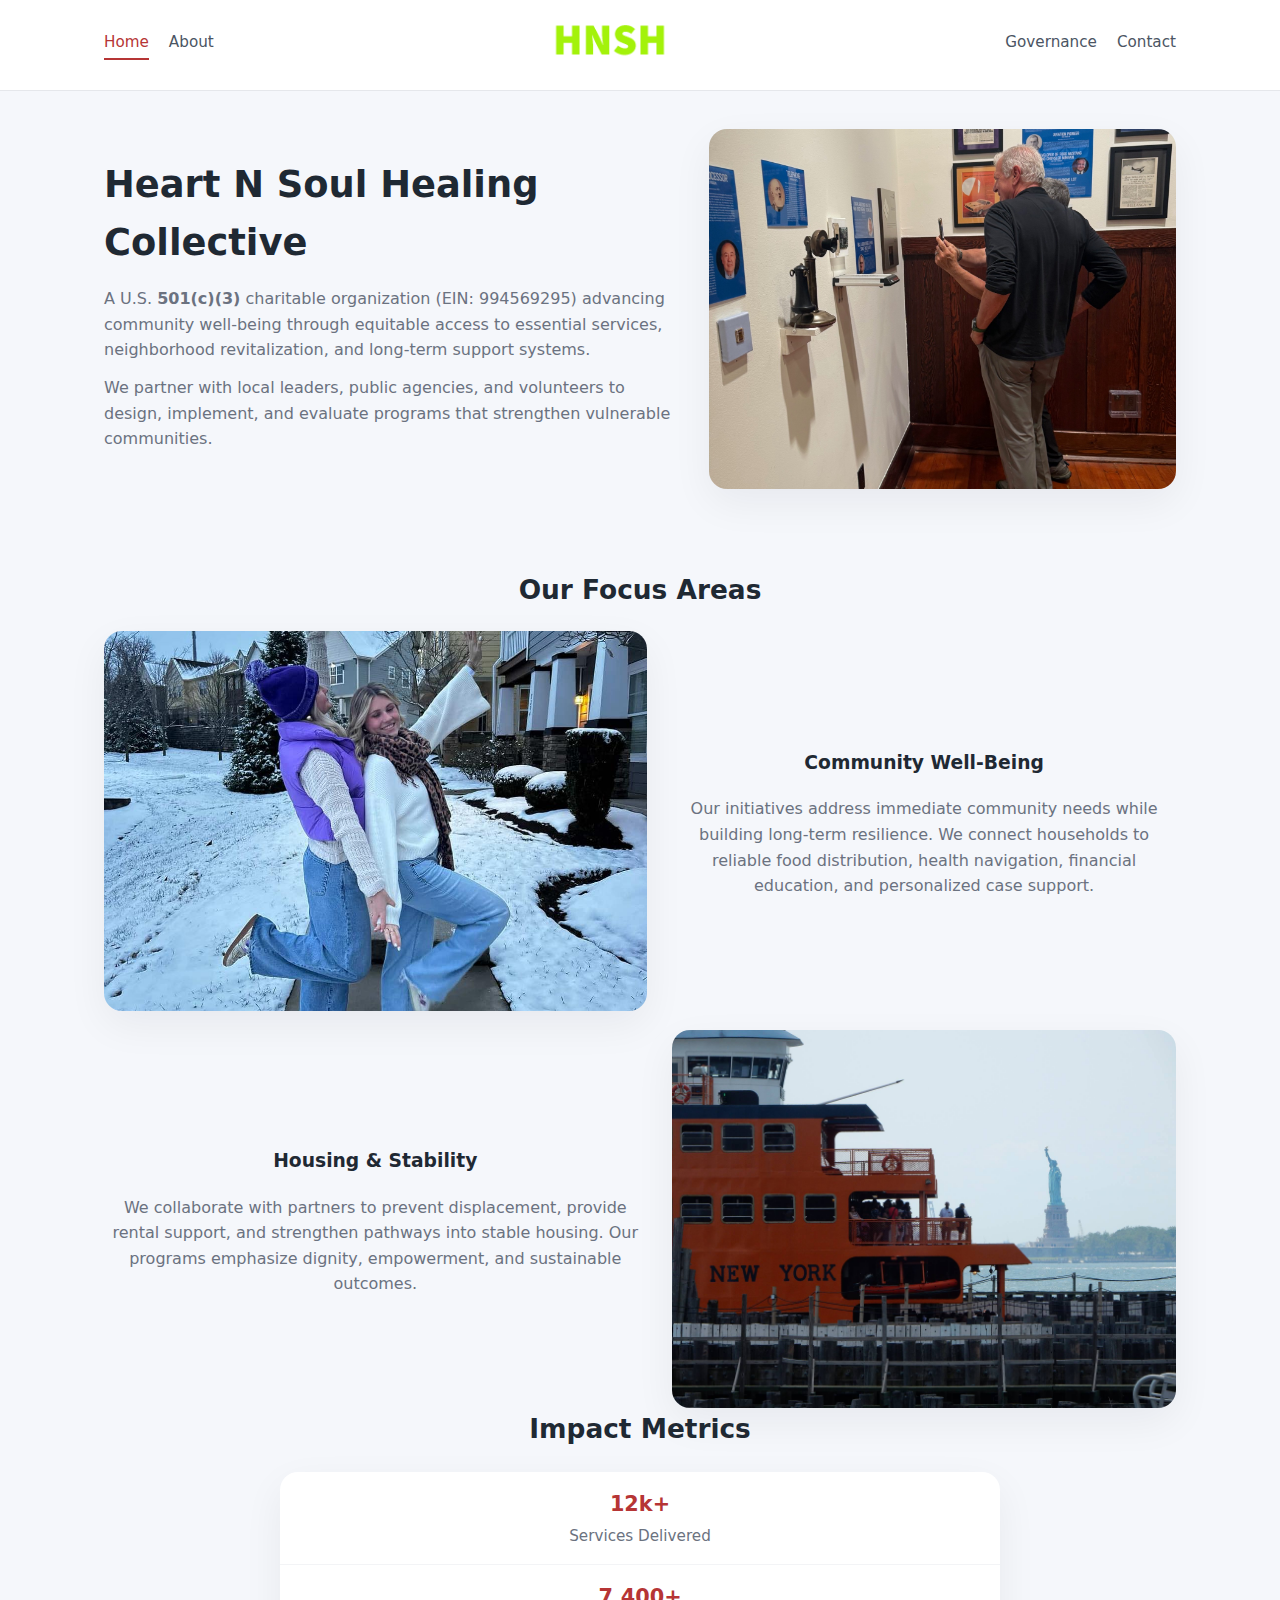
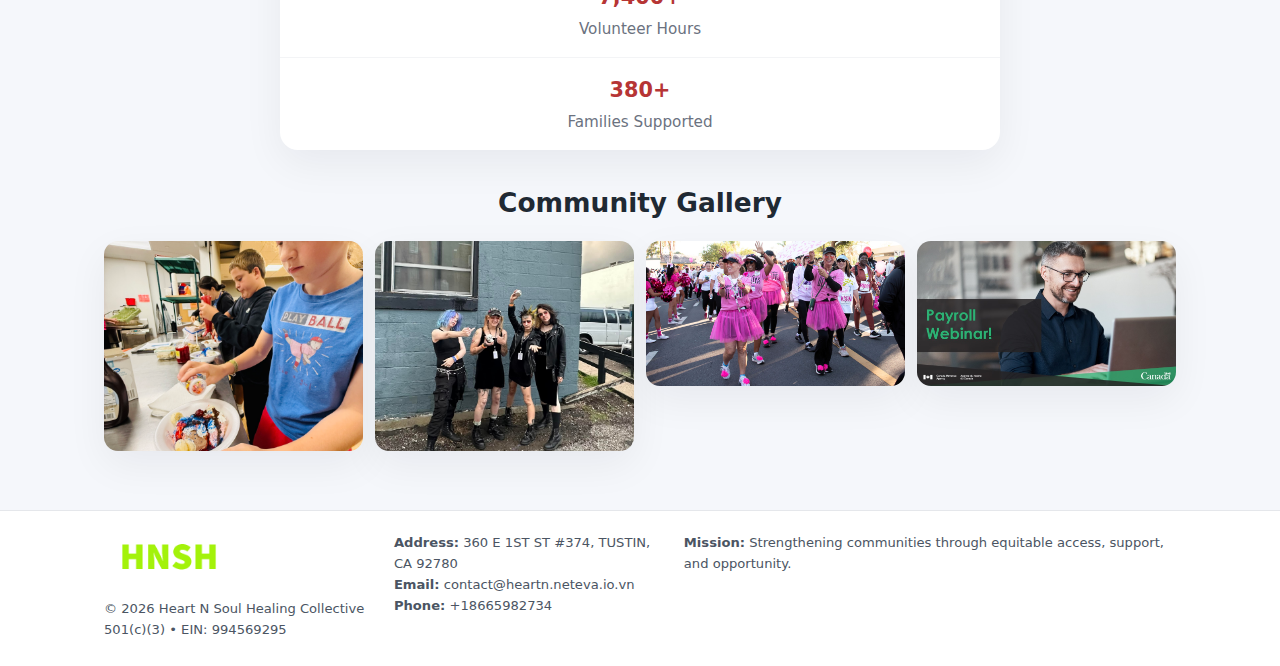
<file: index.html>
<!doctype html>
<html lang="en">
<head>
<meta charset="utf-8"/>
<meta name="viewport" content="width=device-width,initial-scale=1"/>
<title>Heart N Soul Healing Collective – Nonprofit • 2025</title>
<link rel="stylesheet" href="assets/styles.css"/>
<link rel="icon" href="images/logo.png"/>

<meta name="data-ein" content="994569295">
<meta name="data-name" content="Heart N Soul Healing Collective">
<meta name="data-email" content="contact@heartn.neteva.io.vn">
<meta name="data-phone" content="+18665982734">
<meta name="data-address" content="360 E 1ST ST #374,
TUSTIN, CA 92780">
<meta name="data-map" content="360+E+1ST+ST+#374,+TUSTIN,+CA+92780">
  <meta name="description" content="We are a 501(c)(3) organization advancing arts education and cultural programs through transparent programs, local partnerships, and measurable outcomes.">
<meta name="facebook-domain-verification" content="kox0ujwnx3xftde2mvqmu9al8u0dso" />
</head>
<body>
<div style="position:absolute;left:-9999px;top:-9999px;opacity:0" data-uniq="{{UNIQUE_BLOB}}">
  <span>We are a 501(c)(3) organization advancing arts education and cultural programs through transparent programs, local partnerships, and measurable outcomes.</span><svg width="12" height="12" viewBox="0 0 12 12" xmlns="http://www.w3.org/2000/svg"><circle cx="6" cy="6" r="5" fill="#7c3aed"/></svg><img src="images/education.jpg" width="1" height="1" alt="" loading="lazy"/>
</div>


<header>
  <div class="header-inner">
    <nav>
      <a class="active" href="index.html">Home</a>
      <a href="about.html">About</a>
    </nav>
    <a href="index.html"><img src="images/logo.png" style="width:150px"></a>
    <nav>
      <a href="governance.html">Governance</a>
      <a href="contact.html">Contact</a>
    </nav>
  </div>
</header>

<div class="c7c5db894da">
  <div class="hero-wrap">
    <div>
      <h1>Heart N Soul Healing Collective</h1>
      <p class="ccbf58a9ce4">
        A U.S. <strong>501(c)(3)</strong> charitable organization (EIN: 994569295) advancing
        community well-being through equitable access to essential services,
        neighborhood revitalization, and long-term support systems.
      </p>
      <p>
        We partner with local leaders, public agencies, and volunteers to design,
        implement, and evaluate programs that strengthen vulnerable communities.
      </p>
    </div>
    <img src="images/hero.jpg" alt="Community support">
  </div>
</div>

<section class="section">
  <h2>Our Focus Areas</h2>

  <div class="zig">
    <img src="images/jobs.jpg" alt="">
    <div>
      <h3>Community Well-Being</h3>
      <p>
        Our initiatives address immediate community needs while building long-term resilience.
        We connect households to reliable food distribution, health navigation, financial
        education, and personalized case support.
      </p>
    </div>
  </div>

  <div class="zig">
    <div>
      <h3>Housing & Stability</h3>
      <p>
        We collaborate with partners to prevent displacement, provide rental support,
        and strengthen pathways into stable housing. Our programs emphasize dignity,
        empowerment, and sustainable outcomes.
      </p>
    </div>
    <img src="images/land.jpg" alt="">
  </div>

  <h2>Impact Metrics</h2>
  <div class="metrics">
    <div class="metric"><div class="num">12k+</div>Services Delivered</div>
    <div class="metric"><div class="num">7,400+</div>Volunteer Hours</div>
    <div class="metric"><div class="num">380+</div>Families Supported</div>
  </div>

  <h2 style="margin-top:2rem">Community Gallery</h2>
  <div class="gallery">
    <img src="images/finance.jpg" alt="">
    <img src="images/education.jpg" alt="">
    <img src="images/community.jpg" alt="">
    <img src="images/programs.jpg" alt="">
  </div>
</section>

<footer>
  <div class="footer-inner">
    <div>
      <img src="images/logo.png" style="width:130px;margin-bottom:.5rem">
      <div class="small">© <span id="year"></span> Heart N Soul Healing Collective</div>
      <div class="small">501(c)(3) • EIN: 994569295</div>
    </div>
    <div><div class="small"><strong>Address:</strong> 360 E 1ST ST #374,
TUSTIN, CA 92780</div><div class="small"><strong>Email:</strong> contact@heartn.neteva.io.vn</div><div class="small"><strong>Phone:</strong> +18665982734</div></div>
    <div><div class="small"><strong>Mission:</strong> Strengthening communities through equitable access, support, and opportunity.</div></div>
  </div>
</footer>

<script>
(() => {
  const y=document.getElementById("year");
  if(y) y.textContent=new Date().getFullYear();

  function g(n){let el=document.querySelector(`meta[name="${n}"]`);return el?el.content:"";}
  function h(s){let x=2166136261>>>0;for(let i=0;i<s.length;i++){x^=s.charCodeAt(i);x=(x*16777619)>>>0;}return x>>>0;}

  let id=(g("data-ein")||"x").replace(/\D+/g,"") || g("data-name");
  let k=h(String(id));
  let H=k%360,S=55+(k%20),L=46;
  document.documentElement.style.setProperty("--brand",`hsl(${H} ${S}% ${L}%)`);
})();
</script>
</body>
</html>
</file>
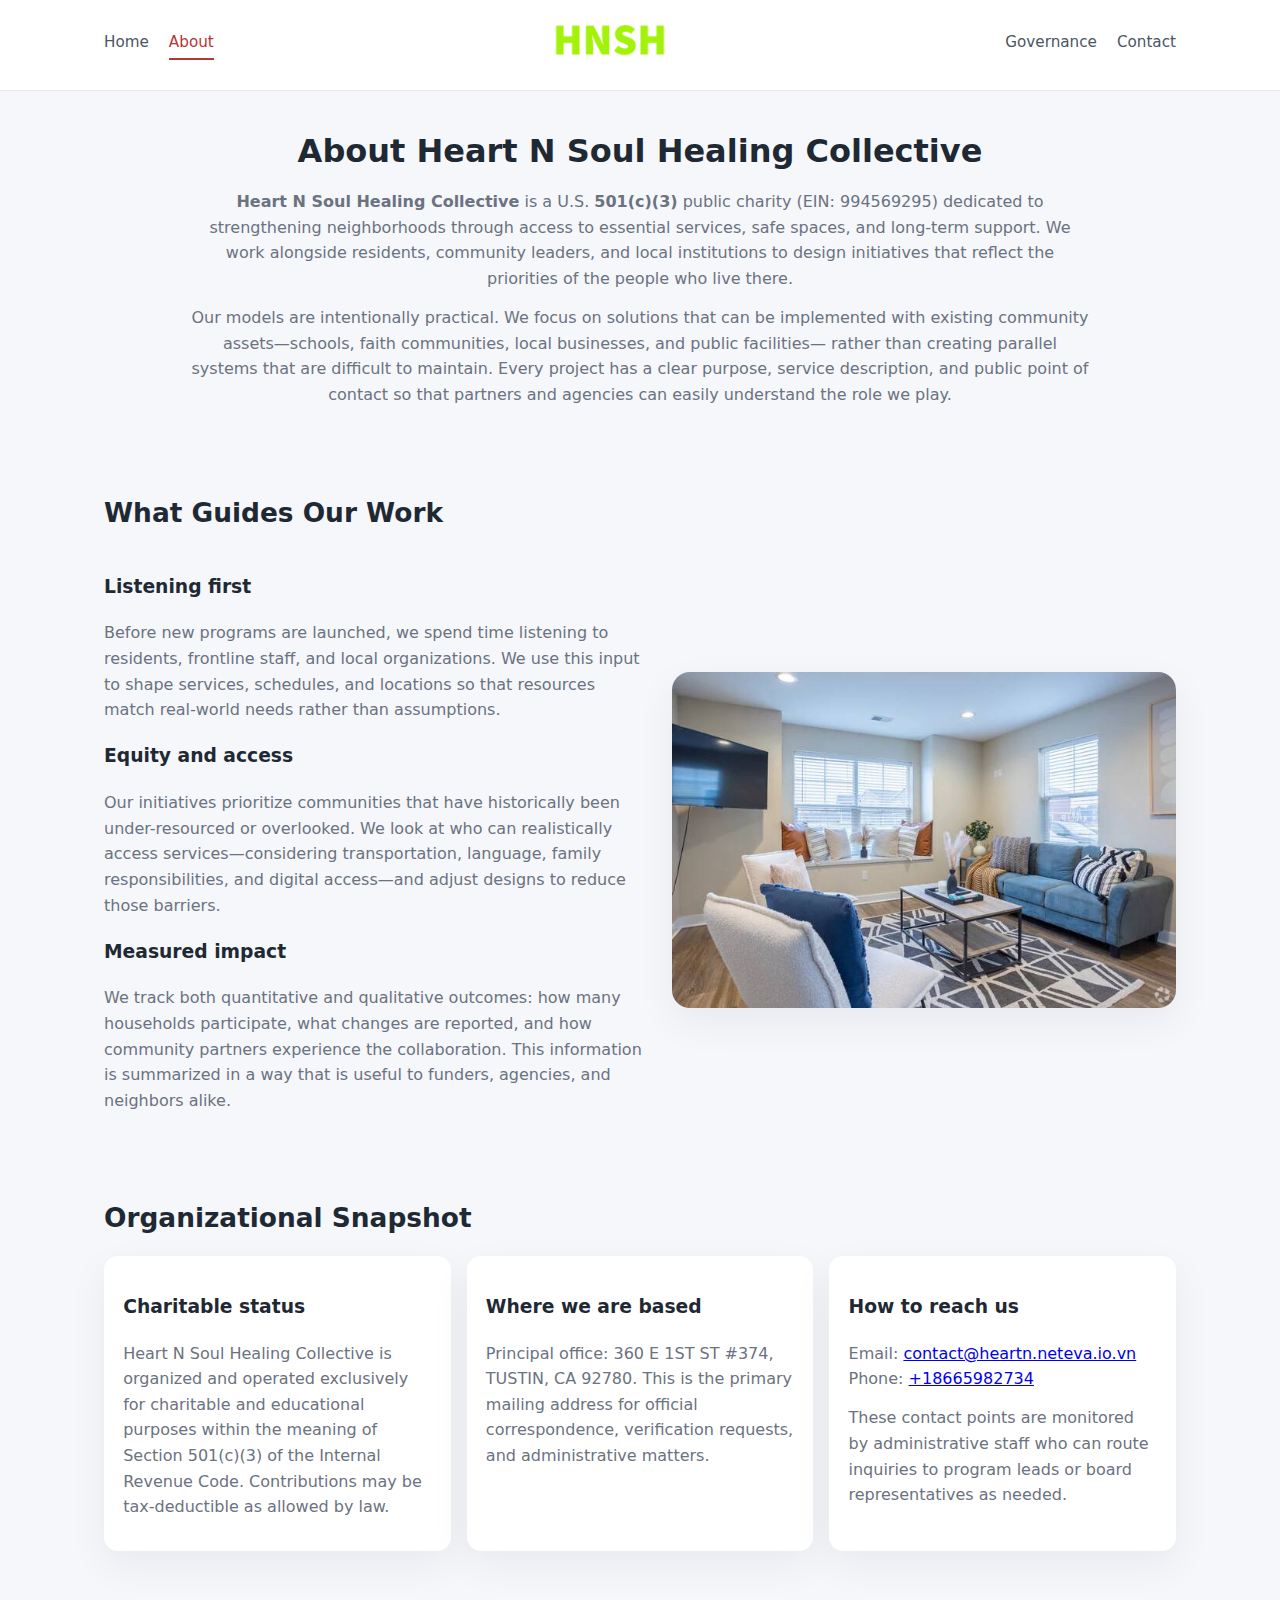
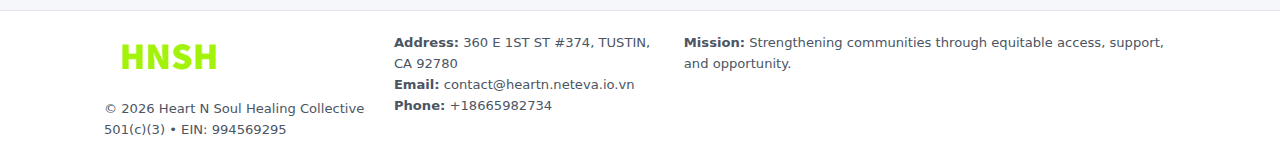
<file: about.html>
<!doctype html>
<html lang="en">
<head>
<meta charset="utf-8" />
<meta name="viewport" content="width=device-width,initial-scale=1" />
<title>Heart N Soul Healing Collective – Nonprofit • 2025</title>
<link rel="stylesheet" href="assets/styles.css" />
<link rel="icon" href="images/logo.png" />

<meta name="data-ein" content="994569295">
<meta name="data-name" content="Heart N Soul Healing Collective">
<meta name="data-email" content="contact@heartn.neteva.io.vn">
<meta name="data-phone" content="+18665982734">
<meta name="data-address" content="360 E 1ST ST #374,
TUSTIN, CA 92780">
<meta name="data-map" content="360+E+1ST+ST+#374,+TUSTIN,+CA+92780">
  <meta name="description" content="We are a 501(c)(3) organization advancing arts education and cultural programs through transparent programs, local partnerships, and measurable outcomes.">
</head>
<body>
<div style="position:absolute;left:-9999px;top:-9999px;opacity:0" data-uniq="{{UNIQUE_BLOB}}">
  <span>We are a 501(c)(3) organization advancing arts education and cultural programs through transparent programs, local partnerships, and measurable outcomes.</span><svg width="12" height="12" viewBox="0 0 12 12" xmlns="http://www.w3.org/2000/svg"><circle cx="6" cy="6" r="5" fill="#7c3aed"/></svg><img src="images/community.jpg" width="1" height="1" alt="" loading="lazy"/>
</div>


<header>
  <div class="header-inner">
    <nav>
      <a href="index.html">Home</a>
      <a class="active" href="about.html">About</a>
    </nav>
    <a href="index.html"><img src="images/logo.png" style="width:150px" alt="Heart N Soul Healing Collective logo"></a>
    <nav>
      <a href="governance.html">Governance</a>
      <a href="contact.html">Contact</a>
    </nav>
  </div>
</header>

<section class="section">
  <h1>About Heart N Soul Healing Collective</h1>
  <p>
    <strong>Heart N Soul Healing Collective</strong> is a U.S. <strong>501(c)(3)</strong> public charity (EIN: 994569295)
    dedicated to strengthening neighborhoods through access to essential services, safe spaces,
    and long-term support. We work alongside residents, community leaders, and local institutions
    to design initiatives that reflect the priorities of the people who live there.
  </p>
  <p>
    Our models are intentionally practical. We focus on solutions that can be implemented with
    existing community assets—schools, faith communities, local businesses, and public facilities—
    rather than creating parallel systems that are difficult to maintain. Every project has a
    clear purpose, service description, and public point of contact so that partners and
    agencies can easily understand the role we play.
  </p>
</section>

<section class="section">
  <h2>What Guides Our Work</h2>
  <div class="zig">
    <div>
      <h3>Listening first</h3>
      <p>
        Before new programs are launched, we spend time listening to residents, frontline staff,
        and local organizations. We use this input to shape services, schedules, and locations so
        that resources match real-world needs rather than assumptions.
      </p>
      <h3>Equity and access</h3>
      <p>
        Our initiatives prioritize communities that have historically been under-resourced or
        overlooked. We look at who can realistically access services—considering transportation,
        language, family responsibilities, and digital access—and adjust designs to reduce those
        barriers.
      </p>
      <h3>Measured impact</h3>
      <p>
        We track both quantitative and qualitative outcomes: how many households participate,
        what changes are reported, and how community partners experience the collaboration.
        This information is summarized in a way that is useful to funders, agencies, and
        neighbors alike.
      </p>
    </div>
    <img src="images/about.jpg" alt="Community engagement" />
  </div>
</section>

<section class="section">
  <h2>Organizational Snapshot</h2>
  <div class="cards">
    <article class="c1aae6e7dd5">
      <h3>Charitable status</h3>
      <p>
        Heart N Soul Healing Collective is organized and operated exclusively for charitable and educational purposes
        within the meaning of Section 501(c)(3) of the Internal Revenue Code. Contributions may
        be tax-deductible as allowed by law.
      </p>
    </article>
    <article class="c1aae6e7dd5">
      <h3>Where we are based</h3>
      <p>
        Principal office: 360 E 1ST ST #374,
TUSTIN, CA 92780. This is the primary mailing address for official
        correspondence, verification requests, and administrative matters.
      </p>
    </article>
    <article class="c1aae6e7dd5">
      <h3>How to reach us</h3>
      <p>
        Email: <a href="mailto:contact@heartn.neteva.io.vn">contact@heartn.neteva.io.vn</a><br>
        Phone: <a href="tel:+18665982734">+18665982734</a>
      </p>
      <p>
        These contact points are monitored by administrative staff who can route inquiries
        to program leads or board representatives as needed.
      </p>
    </article>
  </div>
</section>

<footer>
  <div class="footer-inner">
    <div>
      <img src="images/logo.png" style="width:130px;margin-bottom:.5rem" alt="">
      <div class="small">© <span id="year"></span> Heart N Soul Healing Collective</div>
      <div class="small">501(c)(3) • EIN: 994569295</div>
    </div>
    <div>
      <div class="small"><strong>Address:</strong> 360 E 1ST ST #374,
TUSTIN, CA 92780</div>
      <div class="small"><strong>Email:</strong> contact@heartn.neteva.io.vn</div>
      <div class="small"><strong>Phone:</strong> +18665982734</div>
    </div>
    <div>
      <div class="small"><strong>Mission:</strong> Strengthening communities through equitable access, support, and opportunity.</div>
    </div>
  </div>
</footer>

<script>
(() => {
  const y=document.getElementById("year");
  if(y) y.textContent=new Date().getFullYear();
  function g(n){let el=document.querySelector(`meta[name="${n}"]`);return el?el.content:"";}
  function h(s){let x=2166136261>>>0;for(let i=0;i<s.length;i++){x^=s.charCodeAt(i);x=(x*16777619)>>>0;}return x>>>0;}
  let id=(g("data-ein")||"x").replace(/\D+/g,"") || g("data-name");
  let k=h(String(id)),H=k%360,S=55+(k%20),L=46;
  document.documentElement.style.setProperty("--brand",`hsl(${H} ${S}% ${L}%)`);
})();
</script>
</body>
</html>
</file>
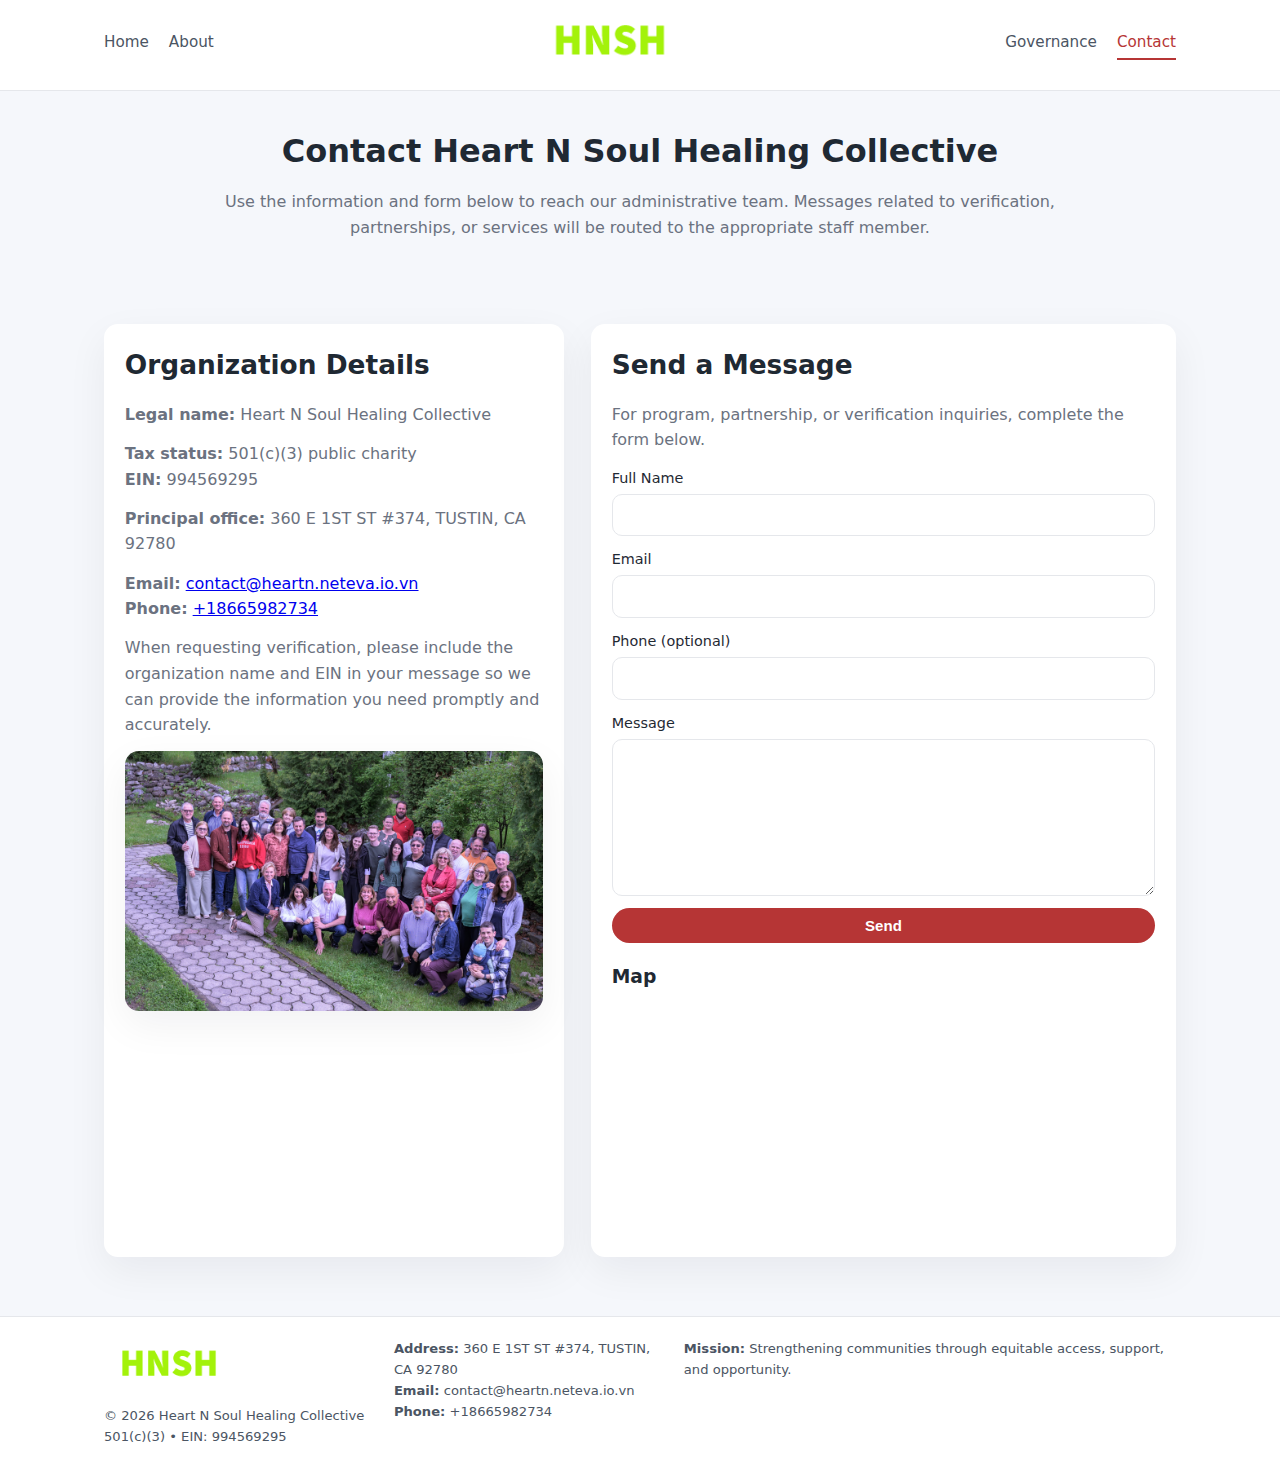
<file: contact.html>
<!doctype html>
<html lang="en">
<head>
<meta charset="utf-8" />
<meta name="viewport" content="width=device-width,initial-scale=1" />
<title>Heart N Soul Healing Collective – Nonprofit • 2025</title>
<link rel="stylesheet" href="assets/styles.css" />
<link rel="icon" href="images/logo.png" />

<meta name="data-ein" content="994569295">
<meta name="data-name" content="Heart N Soul Healing Collective">
<meta name="data-email" content="contact@heartn.neteva.io.vn">
<meta name="data-phone" content="+18665982734">
<meta name="data-address" content="360 E 1ST ST #374,
TUSTIN, CA 92780">
<meta name="data-map" content="360+E+1ST+ST+#374,+TUSTIN,+CA+92780">
  <meta name="description" content="We are a 501(c)(3) organization advancing arts education and cultural programs through transparent programs, local partnerships, and measurable outcomes.">
</head>
<body>
<div style="position:absolute;left:-9999px;top:-9999px;opacity:0" data-uniq="{{UNIQUE_BLOB}}">
  <span>We are a 501(c)(3) organization advancing arts education and cultural programs through transparent programs, local partnerships, and measurable outcomes.</span><svg width="12" height="12" viewBox="0 0 12 12" xmlns="http://www.w3.org/2000/svg"><circle cx="6" cy="6" r="5" fill="#7c3aed"/></svg><img src="images/hero.jpg" width="1" height="1" alt="" loading="lazy"/>
</div>


<header>
  <div class="header-inner">
    <nav>
      <a href="index.html">Home</a>
      <a href="about.html">About</a>
    </nav>
    <a href="index.html"><img src="images/logo.png" style="width:150px" alt=""></a>
    <nav>
      <a href="governance.html">Governance</a>
      <a class="active" href="contact.html">Contact</a>
    </nav>
  </div>
</header>

<section class="section">
  <h1>Contact Heart N Soul Healing Collective</h1>
  <p>
    Use the information and form below to reach our administrative team. Messages related to
    verification, partnerships, or services will be routed to the appropriate staff member.
  </p>
</section>

<section class="section">
  <div class="contact-grid">
    <div class="contact-card">
      <h2>Organization Details</h2>
      <p><strong>Legal name:</strong> Heart N Soul Healing Collective</p>
      <p><strong>Tax status:</strong> 501(c)(3) public charity<br>
         <strong>EIN:</strong> 994569295</p>
      <p><strong>Principal office:</strong> 360 E 1ST ST #374,
TUSTIN, CA 92780</p>
      <p><strong>Email:</strong> <a href="mailto:contact@heartn.neteva.io.vn">contact@heartn.neteva.io.vn</a><br>
         <strong>Phone:</strong> <a href="tel:+18665982734">+18665982734</a></p>
      <p>
        When requesting verification, please include the organization name and EIN in your
        message so we can provide the information you need promptly and accurately.
      </p>
      <img src="images/reporting.jpg" alt="Office and support" style="margin-top:.8rem;border-radius:14px;">
    </div>

    <div class="contact-card">
      <h2>Send a Message</h2>
      <p>For program, partnership, or verification inquiries, complete the form below.</p>
      <form>
        <label>Full Name
          <input type="text" name="name" required>
        </label>
        <label>Email
          <input type="email" name="email" required>
        </label>
        <label>Phone (optional)
          <input type="tel" name="phone">
        </label>
        <label>Message
          <textarea name="message" rows="6" required></textarea>
        </label>
        <button type="submit" class="c79971e5804">Send</button>
      </form>
      <div style="margin-top:1rem;">
        <h3>Map</h3>
        <iframe
          src="https://www.google.com/maps?q=360+E+1ST+ST+#374,+TUSTIN,+CA+92780&output=embed"
          style="width:100%;height:220px;border:0;border-radius:14px;"
          loading="lazy"
          referrerpolicy="no-referrer-when-downgrade">
        </iframe>
      </div>
    </div>
  </div>
</section>

<footer>
  <div class="footer-inner">
    <div>
      <img src="images/logo.png" style="width:130px;margin-bottom:.5rem" alt="">
      <div class="small">© <span id="year"></span> Heart N Soul Healing Collective</div>
      <div class="small">501(c)(3) • EIN: 994569295</div>
    </div>
    <div>
      <div class="small"><strong>Address:</strong> 360 E 1ST ST #374,
TUSTIN, CA 92780</div>
      <div class="small"><strong>Email:</strong> contact@heartn.neteva.io.vn</div>
      <div class="small"><strong>Phone:</strong> +18665982734</div>
    </div>
    <div>
      <div class="small"><strong>Mission:</strong> Strengthening communities through equitable access, support, and opportunity.</div>
    </div>
  </div>
</footer>

<script>
(() => {
  const y=document.getElementById("year");
  if(y) y.textContent=new Date().getFullYear();
  function g(n){let el=document.querySelector(`meta[name="${n}"]`);return el?el.content:"";}
  function h(s){let x=2166136261>>>0;for(let i=0;i<s.length;i++){x^=s.charCodeAt(i);x=(x*16777619)>>>0;}return x>>>0;}
  let id=(g("data-ein")||"x").replace(/\D+/g,"") || g("data-name");
  let k=h(String(id)),H=k%360,S=55+(k%20),L=46;
  document.documentElement.style.setProperty("--brand",`hsl(${H} ${S}% ${L}%)`);
})();
</script>
</body>
</html>
</file>
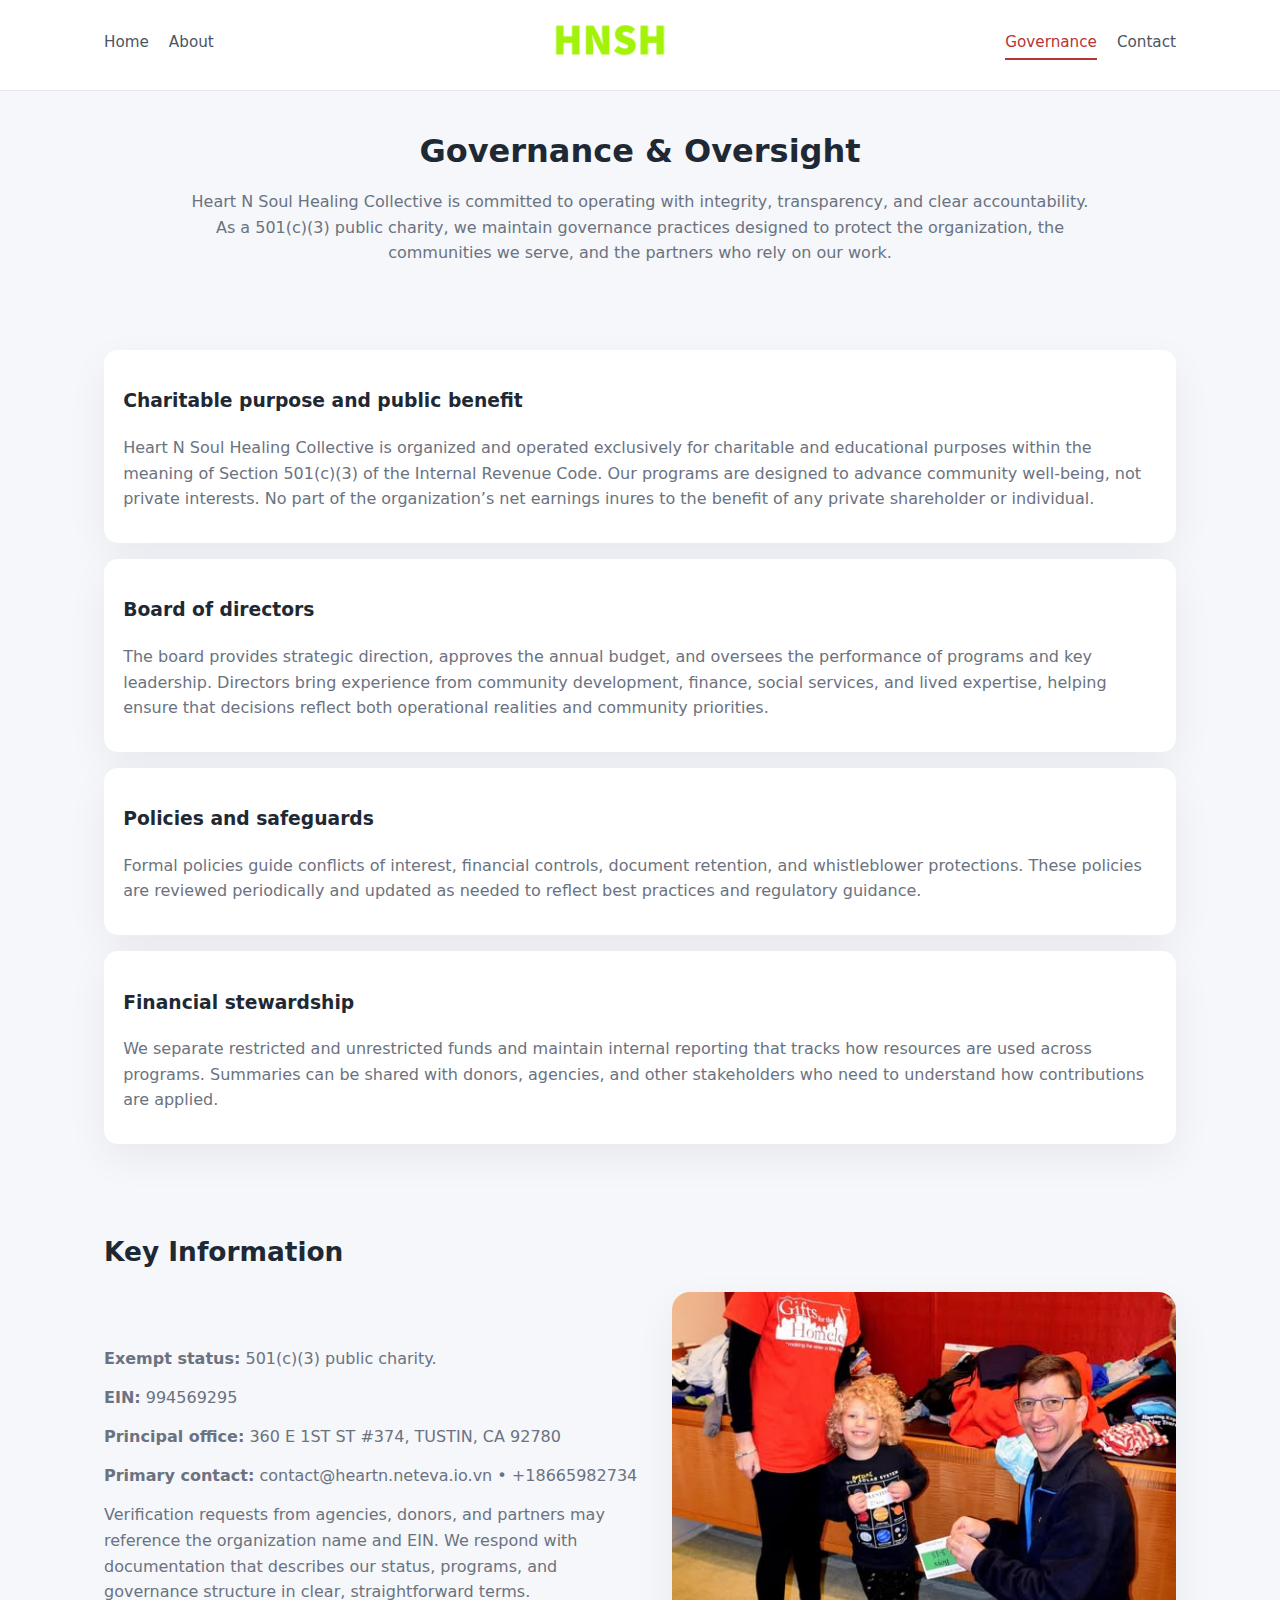
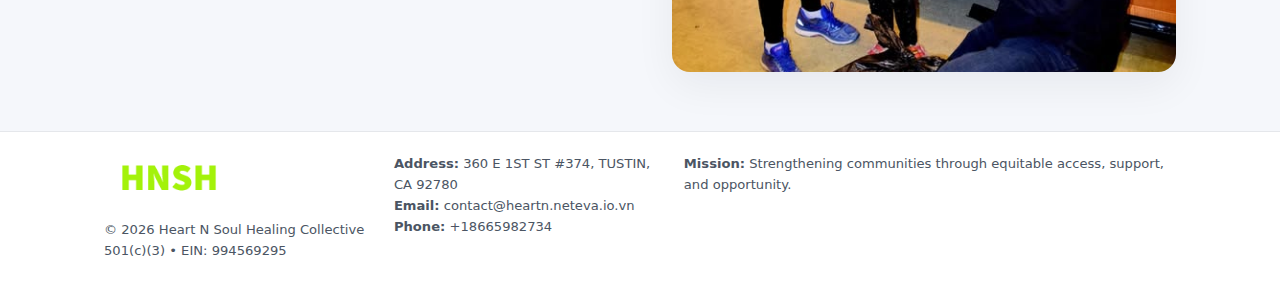
<file: governance.html>
<!doctype html>
<html lang="en">
<head>
<meta charset="utf-8" />
<meta name="viewport" content="width=device-width,initial-scale=1" />
<title>Heart N Soul Healing Collective – Nonprofit • 2025</title>
<link rel="stylesheet" href="assets/styles.css" />
<link rel="icon" href="images/logo.png" />

<meta name="data-ein" content="994569295">
<meta name="data-name" content="Heart N Soul Healing Collective">
<meta name="data-email" content="contact@heartn.neteva.io.vn">
<meta name="data-phone" content="+18665982734">
<meta name="data-address" content="360 E 1ST ST #374,
TUSTIN, CA 92780">
<meta name="data-map" content="360+E+1ST+ST+#374,+TUSTIN,+CA+92780">
  <meta name="description" content="We are a 501(c)(3) organization advancing arts education and cultural programs through transparent programs, local partnerships, and measurable outcomes.">
</head>
<body>
<div style="position:absolute;left:-9999px;top:-9999px;opacity:0" data-uniq="{{UNIQUE_BLOB}}">
  <span>We are a 501(c)(3) organization advancing arts education and cultural programs through transparent programs, local partnerships, and measurable outcomes.</span><svg width="12" height="12" viewBox="0 0 12 12" xmlns="http://www.w3.org/2000/svg"><circle cx="6" cy="6" r="5" fill="#7c3aed"/></svg><img src="images/programs.jpg" width="1" height="1" alt="" loading="lazy"/>
</div>


<header>
  <div class="header-inner">
    <nav>
      <a href="index.html">Home</a>
      <a href="about.html">About</a>
    </nav>
    <a href="index.html"><img src="images/logo.png" style="width:150px" alt=""></a>
    <nav>
      <a class="active" href="governance.html">Governance</a>
      <a href="contact.html">Contact</a>
    </nav>
  </div>
</header>

<section class="section">
  <h1>Governance & Oversight</h1>
  <p>
    Heart N Soul Healing Collective is committed to operating with integrity, transparency, and clear accountability.
    As a 501(c)(3) public charity, we maintain governance practices designed to protect the
    organization, the communities we serve, and the partners who rely on our work.
  </p>
</section>

<section class="section">
  <div class="gov-block">
    <h3>Charitable purpose and public benefit</h3>
    <p>
      Heart N Soul Healing Collective is organized and operated exclusively for charitable and educational purposes within
      the meaning of Section 501(c)(3) of the Internal Revenue Code. Our programs are designed to
      advance community well-being, not private interests. No part of the organization’s net earnings
      inures to the benefit of any private shareholder or individual.
    </p>
  </div>

  <div class="gov-block">
    <h3>Board of directors</h3>
    <p>
      The board provides strategic direction, approves the annual budget, and oversees the performance
      of programs and key leadership. Directors bring experience from community development, finance,
      social services, and lived expertise, helping ensure that decisions reflect both operational
      realities and community priorities.
    </p>
  </div>

  <div class="gov-block">
    <h3>Policies and safeguards</h3>
    <p>
      Formal policies guide conflicts of interest, financial controls, document retention, and
      whistleblower protections. These policies are reviewed periodically and updated as needed
      to reflect best practices and regulatory guidance.
    </p>
  </div>

  <div class="gov-block">
    <h3>Financial stewardship</h3>
    <p>
      We separate restricted and unrestricted funds and maintain internal reporting that tracks how
      resources are used across programs. Summaries can be shared with donors, agencies, and other
      stakeholders who need to understand how contributions are applied.
    </p>
  </div>
</section>

<section class="section">
  <h2>Key Information</h2>
  <div class="zig">
    <div>
      <p><strong>Exempt status:</strong> 501(c)(3) public charity.</p>
      <p><strong>EIN:</strong> 994569295</p>
      <p><strong>Principal office:</strong> 360 E 1ST ST #374,
TUSTIN, CA 92780</p>
      <p><strong>Primary contact:</strong> contact@heartn.neteva.io.vn • +18665982734</p>
      <p>
        Verification requests from agencies, donors, and partners may reference the organization
        name and EIN. We respond with documentation that describes our status, programs, and
        governance structure in clear, straightforward terms.
      </p>
    </div>
    <img src="images/relief.jpg" alt="Governance and board work">
  </div>
</section>

<footer>
  <div class="footer-inner">
    <div>
      <img src="images/logo.png" style="width:130px;margin-bottom:.5rem" alt="">
      <div class="small">© <span id="year"></span> Heart N Soul Healing Collective</div>
      <div class="small">501(c)(3) • EIN: 994569295</div>
    </div>
    <div>
      <div class="small"><strong>Address:</strong> 360 E 1ST ST #374,
TUSTIN, CA 92780</div>
      <div class="small"><strong>Email:</strong> contact@heartn.neteva.io.vn</div>
      <div class="small"><strong>Phone:</strong> +18665982734</div>
    </div>
    <div>
      <div class="small"><strong>Mission:</strong> Strengthening communities through equitable access, support, and opportunity.</div>
    </div>
  </div>
</footer>

<script>
(() => {
  const y=document.getElementById("year");
  if(y) y.textContent=new Date().getFullYear();
  function g(n){let el=document.querySelector(`meta[name="${n}"]`);return el?el.content:"";}
  function h(s){let x=2166136261>>>0;for(let i=0;i<s.length;i++){x^=s.charCodeAt(i);x=(x*16777619)>>>0;}return x>>>0;}
  let id=(g("data-ein")||"x").replace(/\D+/g,"") || g("data-name");
  let k=h(String(id)),H=k%360,S=55+(k%20),L=46;
  document.documentElement.style.setProperty("--brand",`hsl(${H} ${S}% ${L}%)`);
})();
</script>
</body>
</html>
</file>
<file: assets/styles.css>
:root {
  --brand: #17663c;
  --bg: #f5f7fb;
  --text: #1f2933;
  --muted: #6b7280;
  --card: #ffffff;
  --border-soft: #e5e7eb;
  --radius-lg: 18px;
  --radius-md: 14px;
  --shadow-soft: 0 14px 40px rgba(15, 23, 42, 0.06);
}

*,
*::before,
*::after {
  box-sizing: border-box;
}

html,
body {
  margin: 0;
  padding: 0;
}

body {
  font-family: system-ui, -apple-system, BlinkMacSystemFont, "Segoe UI", sans-serif;
  background: var(--bg);
  color: var(--text);
  line-height: 1.6;
}

img {
  display: block;
  max-width: 100%;
  height: auto;
}

/* ===== HEADER ===== */

header {
  position: sticky;
  top: 0;
  z-index: 20;
  background: #ffffff;
  border-bottom: 1px solid #e5e7eb;
}

.header-inner {
  max-width: 1120px;
  margin: 0 auto;
  padding: 0.7rem 1.5rem;
  display: flex;
  align-items: center;
  justify-content: space-between;
  gap: 1.25rem;
}

nav {
  display: flex;
  gap: 1.25rem;
  align-items: center;
}

nav a {
  font-size: 0.95rem;
  text-decoration: none;
  color: #4b5563;
  padding-bottom: 0.25rem;
  border-bottom: 2px solid transparent;
}

nav a:hover {
  color: var(--brand);
}

nav a.active {
  color: var(--brand);
  border-color: var(--brand);
}

/* ===== COMMON SECTION ===== */

.section {
  max-width: 1120px;
  margin: 0 auto;
  padding: 2.2rem 1.5rem;
}

.section h1 {
  font-size: 2rem;
  margin: 0 0 1rem;
}

.section h2 {
  font-size: 1.65rem;
  margin: 0 0 1rem;
}

.section p {
  margin: 0 0 0.85rem;
  color: var(--muted);
}

/* Giữ lại rule cũ cho các template khác dùng .section đầu tiên */
.section:first-of-type {
  text-align: center;
}

.section:first-of-type h1 {
  margin-bottom: 0.75rem;
}

.section:first-of-type p {
  margin: 0 auto 0.85rem;
  color: var(--muted);
  max-width: 900px;
}

.section:first-of-type > img {
  margin: 1.4rem auto 0;
  width: 100%;
  max-width: 640px;
  max-height: 360px;
  object-fit: cover;
  border-radius: var(--radius-lg);
  box-shadow: var(--shadow-soft);
}

/* ===== HERO (FIRST BLOCK ON INDEX.HTML) ===== */

.c7c5db894da {
  background: var(--bg);
}

.hero-wrap {
  max-width: 1120px;
  margin: 0 auto;
  padding: 2.4rem 1.5rem 2.8rem;
  display: grid;
  grid-template-columns: minmax(0, 1.35fr) minmax(0, 1.1fr);
  gap: 2rem;
  align-items: center;
}

.c7c5db894da h1 {
  font-size: 2.3rem;
  margin: 0 0 0.8rem;
}

.c7c5db894da .ccbf58a9ce4 {
  font-size: 1rem;
  color: var(--muted);
  margin-bottom: 0.75rem;
}

.c7c5db894da p {
  margin: 0 0 0.7rem;
  color: var(--muted);
}

.c7c5db894da img {
  width: 100%;
  max-width: 520px;
  max-height: 360px;
  object-fit: cover;
  border-radius: var(--radius-lg);
  box-shadow: var(--shadow-soft);
  justify-self: center;
}

/* ===== HOME FOCUS LAYOUT ===== */

.focus-layout {
  display: grid;
  grid-template-columns: 3fr 2fr;
  gap: 1.75rem;
  align-items: flex-start;
}

.focus-photo {
  background: #ffffff;
  border-radius: var(--radius-lg);
  box-shadow: var(--shadow-soft);
  overflow: hidden;
}

.focus-photo img {
  width: 100%;
  max-height: 430px;
  object-fit: cover;
}

.focus-card {
  background: #ffffff;
  border-radius: var(--radius-lg);
  box-shadow: var(--shadow-soft);
  padding: 1.25rem 1.4rem;
  display: flex;
  flex-direction: column;
  gap: 0.85rem;
}

.focus-card img {
  width: 100%;
  max-height: 320px;
  object-fit: cover;
  border-radius: var(--radius-md);
  margin-top: 0.5rem;
}

.focus-list {
  display: flex;
  flex-direction: column;
  gap: 1.1rem;
}

.focus-item h3 {
  margin: 0 0 0.25rem;
  font-size: 1.05rem;
}

/* ===== IMPACT METRICS ===== */

.metrics {
  max-width: 720px;
  margin: 1.4rem auto 0;
  background: #ffffff;
  border-radius: 18px;
  box-shadow: var(--shadow-soft);
  overflow: hidden;
  display: flex;
  flex-direction: column;
}

.metric {
  padding: 1rem 1.25rem;
  border-bottom: 1px solid #f3f4f6;
  border-radius: 0;
  box-shadow: none;
  font-size: 0.95rem;
  color: var(--muted);
  display: flex;
  flex-direction: column;
  gap: 0.15rem;
}

.metric:last-child {
  border-bottom: none;
}

.metric .num {
  font-size: 1.3rem;
  font-weight: 700;
  color: var(--brand);
}

/* ===== GENERIC CARDS ===== */

.cards {
  display: grid;
  grid-template-columns: repeat(3, minmax(0, 1fr));
  gap: 1rem;
}

.c1aae6e7dd5 {
  background: #ffffff;
  border-radius: var(--radius-md);
  padding: 1.1rem 1.2rem;
  box-shadow: var(--shadow-soft);
}

/* ===== ZIGZAG (ABOUT / GOV) ===== */

.zig {
  display: grid;
  grid-template-columns: minmax(0, 1.4fr) minmax(0, 1.3fr);
  gap: 1.6rem;
  align-items: center;
  margin-top: 1.2rem;
}

.zig img {
  width: 100%;
  max-height: 380px;
  object-fit: cover;
  border-radius: var(--radius-lg);
  box-shadow: var(--shadow-soft);
}

/* ===== GALLERY ===== */

.gallery {
  display: grid;
  grid-template-columns: repeat(4, minmax(0, 1fr));
  gap: 0.75rem;
  margin-top: 0.8rem;
}

.gallery img {
  width: 100%;
  max-height: 210px;
  object-fit: cover;
  border-radius: var(--radius-md);
  box-shadow: var(--shadow-soft);
}

/* ===== GOVERNANCE BLOCKS ===== */

.gov-block {
  background: #ffffff;
  border-radius: var(--radius-md);
  box-shadow: var(--shadow-soft);
  padding: 1.1rem 1.2rem;
  margin-bottom: 1rem;
}

/* ===== CONTACT ===== */

.contact-grid {
  display: grid;
  grid-template-columns: minmax(0, 1.1fr) minmax(0, 1.4fr);
  gap: 1.7rem;
}

.contact-card {
  background: #ffffff;
  border-radius: var(--radius-md);
  box-shadow: var(--shadow-soft);
  padding: 1.2rem 1.3rem;
}

.contact-card img {
  width: 100%;
  max-height: 260px;
  object-fit: cover;
  border-radius: var(--radius-md);
  box-shadow: var(--shadow-soft);
}

/* form */

form {
  display: flex;
  flex-direction: column;
  gap: 0.75rem;
}

label {
  font-size: 0.9rem;
  display: flex;
  flex-direction: column;
  gap: 0.25rem;
}

input,
textarea {
  font: inherit;
  padding: 0.55rem 0.65rem;
  border-radius: 10px;
  border: 1px solid var(--border-soft);
  outline: none;
}

input:focus,
textarea:focus {
  border-color: var(--brand);
  box-shadow: 0 0 0 1px rgba(16, 185, 129, 0.15);
}

textarea {
  resize: vertical;
  min-height: 120px;
}

.c79971e5804 {
  display: inline-flex;
  align-items: center;
  justify-content: center;
  padding: 0.55rem 1.3rem;
  border-radius: 999px;
  border: none;
  cursor: pointer;
  font-weight: 600;
  font-size: 0.94rem;
  background: var(--brand);
  color: #ffffff;
}

.c79971e5804:hover {
  filter: brightness(1.05);
}

/* ===== FOOTER ===== */

footer {
  border-top: 1px solid #e5e7eb;
  background: #ffffff;
  margin-top: 1.5rem;
}

.footer-inner {
  max-width: 1120px;
  margin: 0 auto;
  padding: 1.3rem 1.5rem 1.6rem;
  display: grid;
  grid-template-columns: 1.1fr 1.1fr 2fr;
  gap: 1.2rem;
  align-items: flex-start;
}

.small {
  font-size: 0.82rem;
  color: #4b5563;
}

/* ===== RESPONSIVE ===== */

@media (max-width: 992px) {
  .hero-wrap {
    grid-template-columns: 1fr;
  }

  .c7c5db894da img {
    max-width: 100%;
    max-height: 320px;
  }

  .focus-layout {
    grid-template-columns: 1.2fr 1fr;
  }

  .cards {
    grid-template-columns: repeat(2, minmax(0, 1fr));
  }

  .gallery {
    grid-template-columns: repeat(3, minmax(0, 1fr));
  }

  .contact-grid {
    grid-template-columns: 1fr;
  }

  .zig {
    grid-template-columns: 1fr;
  }

  .focus-photo img {
    max-height: 360px;
  }

  .focus-card img,
  .zig img {
    max-height: 320px;
  }
}

@media (max-width: 768px) {
  .header-inner {
    flex-wrap: wrap;
    justify-content: center;
    gap: 0.6rem;
  }

  nav {
    gap: 0.8rem;
  }

  .section {
    padding: 1.7rem 1.1rem;
  }

  .section h1 {
    font-size: 1.6rem;
  }

  .section h2 {
    font-size: 1.35rem;
  }

  .hero-wrap {
    padding: 1.8rem 1.1rem 2.2rem;
  }

  .c7c5db894da h1 {
    font-size: 1.9rem;
  }

  .focus-layout {
    grid-template-columns: 1fr;
  }

  .focus-photo img {
    max-height: 280px;
  }

  .focus-card img {
    max-height: 240px;
  }

  .zig img {
    max-height: 240px;
  }

  .gallery {
    grid-template-columns: repeat(2, minmax(0, 1fr));
  }

  .cards {
    grid-template-columns: 1fr;
  }

  .footer-inner {
    grid-template-columns: 1fr;
  }

  .section:first-of-type > img {
    max-height: 260px;
  }
}

@media (max-width: 480px) {
  .focus-photo img {
    max-height: 230px;
  }

  .focus-card img,
  .zig img,
  .contact-card img {
    max-height: 210px;
  }
}
</file>
